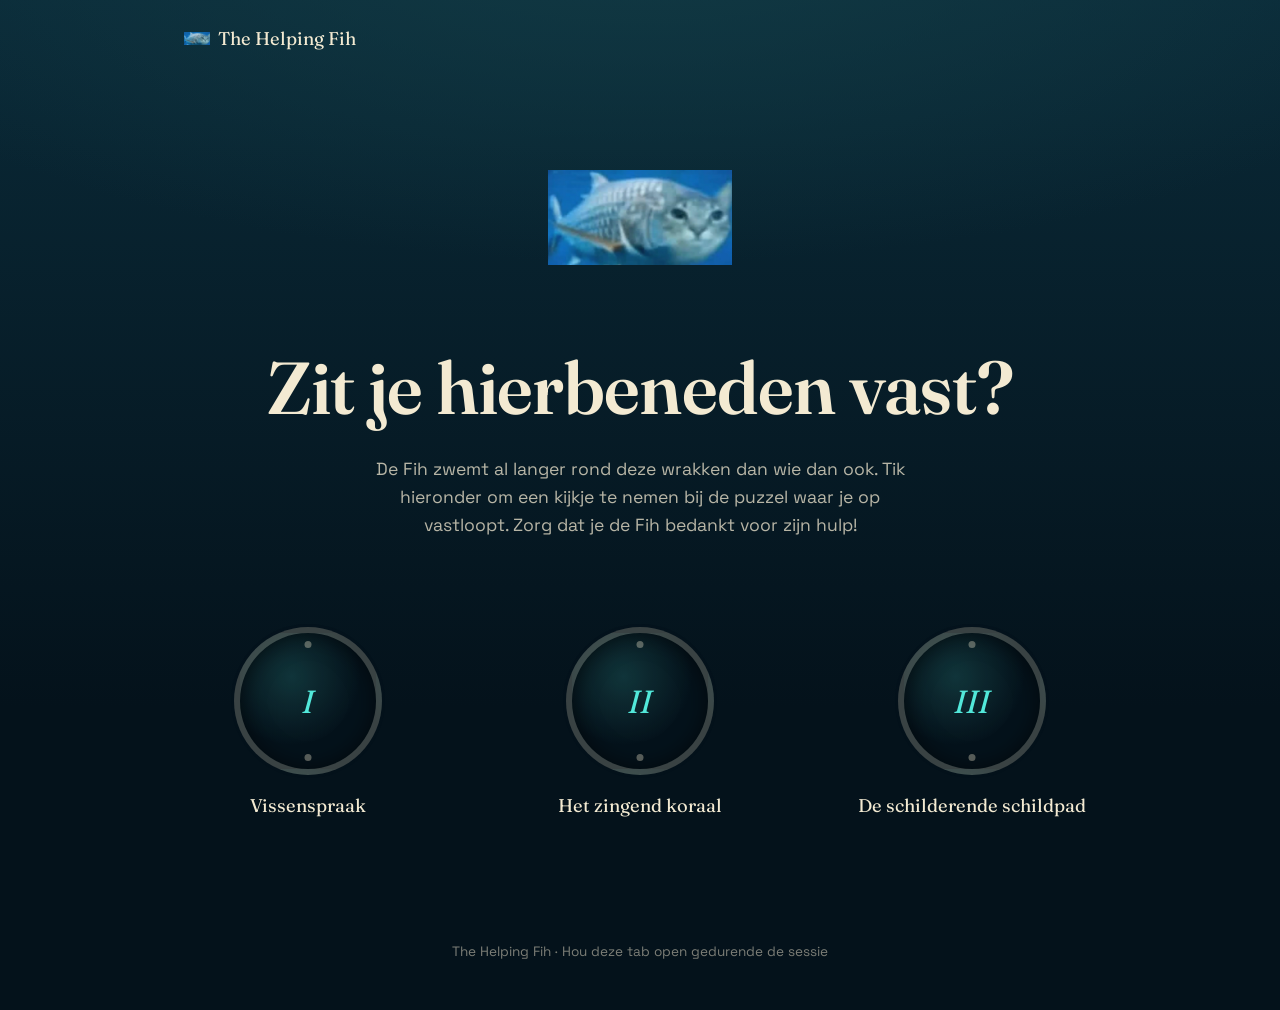
<file: website/index.html>
<!DOCTYPE html>
<html lang="en">
<head>
  <meta charset="UTF-8">
  <meta name="viewport" content="width=device-width, initial-scale=1.0">
  <title>The Helping Fih</title>
  <link rel="stylesheet" href="style.css">
</head>
<body>

  <!-- decorative ambient bubbles, purely visual -->
  <div class="bubbles" aria-hidden="true">
    <span style="--l:8%;  --s:6px;  --t:16s; --d:0s;"></span>
    <span style="--l:20%; --s:10px; --t:22s; --d:2s;"></span>
    <span style="--l:33%; --s:5px;  --t:14s; --d:5s;"></span>
    <span style="--l:47%; --s:8px;  --t:19s; --d:1s;"></span>
    <span style="--l:61%; --s:6px;  --t:17s; --d:4s;"></span>
    <span style="--l:74%; --s:9px;  --t:21s; --d:3s;"></span>
    <span style="--l:86%; --s:5px;  --t:15s; --d:6s;"></span>
    <span style="--l:93%; --s:7px;  --t:20s; --d:2.5s;"></span>
  </div>

  <nav class="site-nav">
    <div class="wrap">
      <a class="brand" href="index.html">
        <img class="brand-icon" src="image/fih.png" alt="The Helping Fih logo">
        The Helping Fih
      </a>
    </div>
  </nav>

  <main>
    <section class="hero wrap">
      <img class="mascot" src="image/fih.png" alt="The Helping Fih mascot">

      <h1>Zit je hierbeneden vast?</h1>
      <p class="tagline">De Fih zwemt al langer rond deze wrakken dan wie dan ook. Tik hieronder om een kijkje te nemen bij de puzzel waar je op vastloopt. Zorg dat je de Fih bedankt voor zijn hulp!</p>
    </section>

    <section class="portholes wrap">
      <a class="porthole" href="puzzle-1.html">
        <span class="ring"><span class="num">I</span></span>
        <span class="name">Vissenspraak</span>
      </a>
      <a class="porthole" href="puzzle-2.html">
        <span class="ring"><span class="num">II</span></span>
        <span class="name">Het zingend koraal</span>
      </a>
      <a class="porthole" href="puzzle-3.html">
        <span class="ring"><span class="num">III</span></span>
        <span class="name">De schilderende schildpad</span>
      </a>
    </section>
  </main>

  <footer class="site-footer">
    <div class="wrap">
      The Helping Fih &middot; Hou deze tab open gedurende de sessie
    </div>
  </footer>
</body>
</html>
</file>
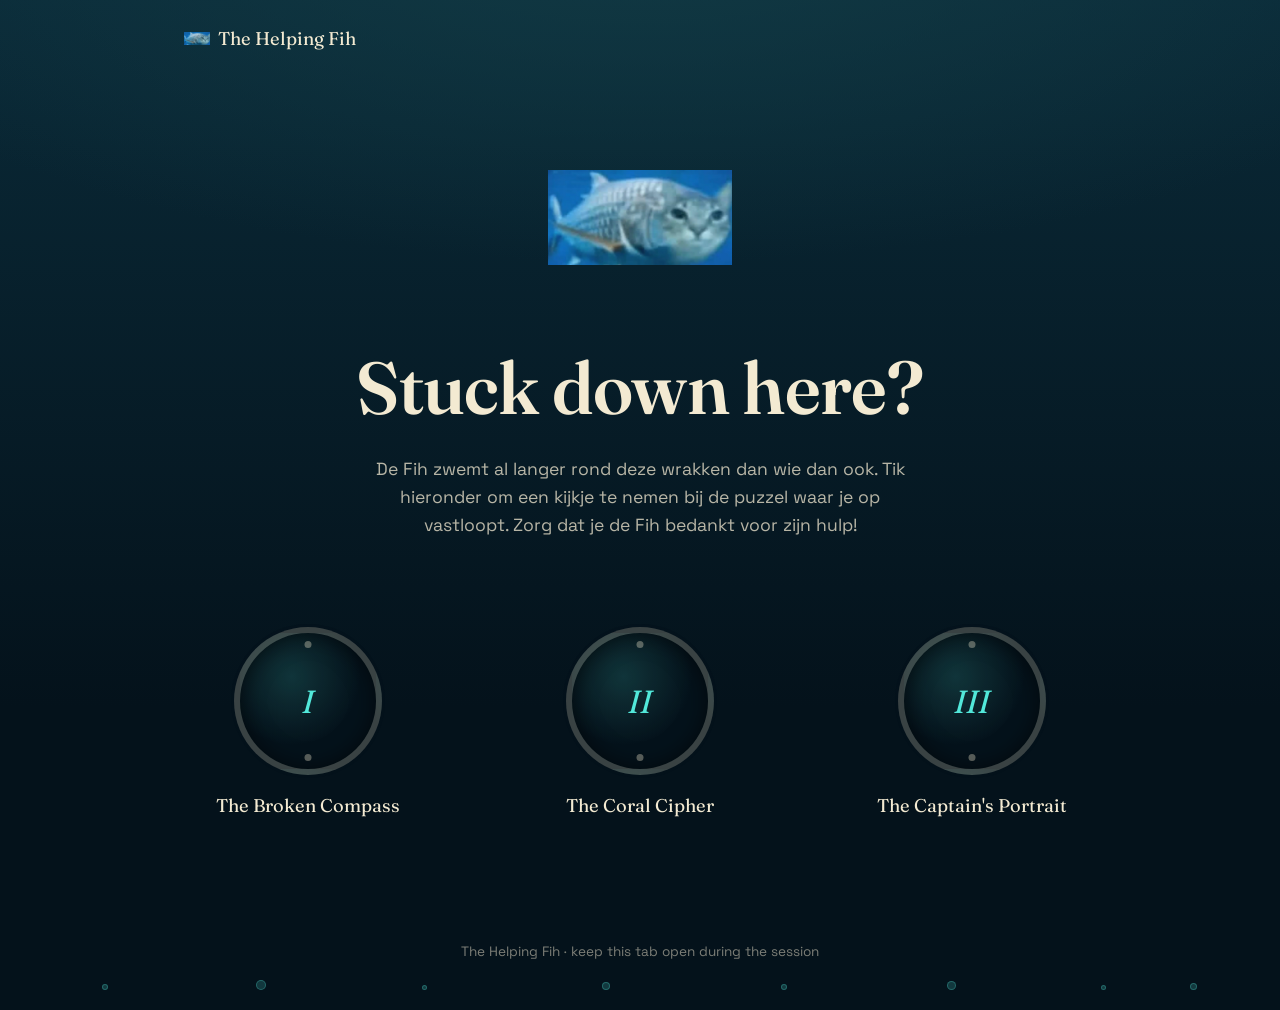
<file: Atlantis escaperoom/a helping fih/index.html>
<!DOCTYPE html>
<html lang="en">
<head>
  <meta charset="UTF-8">
  <meta name="viewport" content="width=device-width, initial-scale=1.0">
  <title>The Helping Fih</title>
  <link rel="stylesheet" href="style.css">
</head>
<body>

  <!-- decorative ambient bubbles, purely visual -->
  <div class="bubbles" aria-hidden="true">
    <span style="--l:8%;  --s:6px;  --t:16s; --d:0s;"></span>
    <span style="--l:20%; --s:10px; --t:22s; --d:2s;"></span>
    <span style="--l:33%; --s:5px;  --t:14s; --d:5s;"></span>
    <span style="--l:47%; --s:8px;  --t:19s; --d:1s;"></span>
    <span style="--l:61%; --s:6px;  --t:17s; --d:4s;"></span>
    <span style="--l:74%; --s:9px;  --t:21s; --d:3s;"></span>
    <span style="--l:86%; --s:5px;  --t:15s; --d:6s;"></span>
    <span style="--l:93%; --s:7px;  --t:20s; --d:2.5s;"></span>
  </div>

  <nav class="site-nav">
    <div class="wrap">
      <a class="brand" href="index.html">
        <img class="brand-icon" src="image/fih.png" alt="The Helping Fih logo">
        The Helping Fih
      </a>
    </div>
  </nav>

  <main>
    <section class="hero wrap">
      <img class="mascot" src="image/fih.png" alt="The Helping Fih mascot">

      <h1>Stuck down here?</h1>
      <p class="tagline">De Fih zwemt al langer rond deze wrakken dan wie dan ook. Tik hieronder om een kijkje te nemen bij de puzzel waar je op vastloopt. Zorg dat je de Fih bedankt voor zijn hulp!</p>
    </section>

    <section class="portholes wrap">
      <a class="porthole" href="puzzle-1.html">
        <span class="ring"><span class="num">I</span></span>
        <span class="name">The Broken Compass</span>
      </a>
      <a class="porthole" href="puzzle-2.html">
        <span class="ring"><span class="num">II</span></span>
        <span class="name">The Coral Cipher</span>
      </a>
      <a class="porthole" href="puzzle-3.html">
        <span class="ring"><span class="num">III</span></span>
        <span class="name">The Captain's Portrait</span>
      </a>
    </section>
  </main>

  <footer class="site-footer">
    <div class="wrap">
      The Helping Fih &middot; keep this tab open during the session
    </div>
  </footer>

  <!--
    - Puzzle names above ("The Broken Compass" etc.) are placeholders — swap them
      for your real puzzle names once decided.
  -->
</body>
</html>
</file>
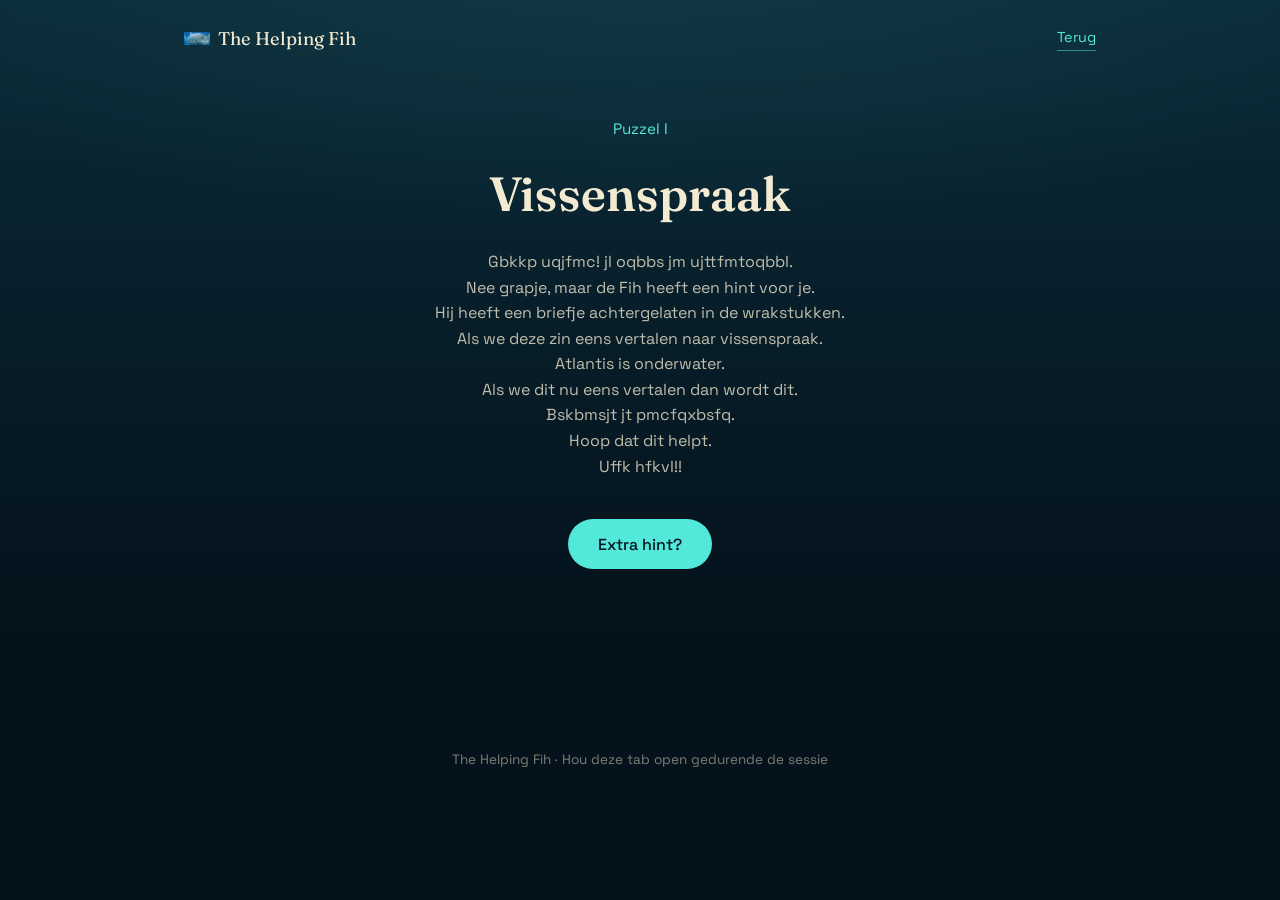
<file: website/puzzle-1.html>
<!DOCTYPE html>
<html lang="en">
<head>
  <meta charset="UTF-8">
  <meta name="viewport" content="width=device-width, initial-scale=1.0">
  <title>Vissenspraak · The Helping Fih</title>
  <link rel="stylesheet" href="style.css">
</head>
<body>

  <div class="bubbles" aria-hidden="true">
    <span style="--l:12%; --s:6px; --t:18s; --d:0s;"></span>
    <span style="--l:30%; --s:9px; --t:15s; --d:3s;"></span>
    <span style="--l:55%; --s:5px; --t:20s; --d:1s;"></span>
    <span style="--l:78%; --s:8px; --t:16s; --d:4s;"></span>
    <span style="--l:90%; --s:6px; --t:19s; --d:2s;"></span>
  </div>

  <nav class="site-nav">
    <div class="wrap">
      <a class="brand" href="index.html">
        <img class="brand-icon" src="image/fih.png" alt="The Helping Fih logo">
        The Helping Fih
      </a>
      <a class="back-link" href="index.html">Terug</a>
    </div>
  </nav>

  <!-- Puzzle Content -->
  <main class="puzzle-main">
    <div class="puzzle-head wrap">
      <p class="kicker">Puzzel I</p>
      <h1>Vissenspraak</h1>
      <p>Gbkkp uqjfmc! jl oqbbs jm ujttfmtoqbbl.<br>
        Nee grapje, maar de Fih heeft een hint voor je.<br>
        Hij heeft een briefje achtergelaten in de wrakstukken.<br>
        Als we deze zin eens vertalen naar vissenspraak.<br>
        Atlantis is onderwater.<br>
        Als we dit nu eens vertalen dan wordt dit.<br>
        Bskbmsjt jt pmcfqxbsfq.<br>
        Hoop dat dit helpt.<br>
        Uffk hfkvl!!
      </p>
    </div>

    <!-- Extra Hint -->
    <div class="hint-box wrap">
      <button class="hint-btn" type="button" aria-expanded="false">Extra hint?</button>
      <div class="hint-card">
        <svg class="fish-swim" viewBox="0 0 100 60" fill="none" xmlns="http://www.w3.org/2000/svg" aria-hidden="true">
          <polygon points="18,30 -2,14 -2,46" fill="#123b45" opacity="0.85"/>
          <ellipse cx="55" cy="30" rx="30" ry="17" fill="#123b45"/>
          <circle cx="70" cy="24" r="3" fill="#f3ead2"/>
        </svg>
        <p class="label">De Fih fluistert</p>
        <p>In vissenspraak lijkt het alfabet heel erg op het normale alfabet.<br>
          Het enige verschil is dat de letters 1 plek verwisselen.<br>
          Het wordt dan dus<br>
          abcdefghijklmnopqrstuvwxyz<br>
          badcfehgjilknmporqtsvuxwzy<br>
          De punten zijn de volgorde van de code.
        </p>
      </div>
    </div>
  </main>

  <footer class="site-footer">
    <div class="wrap">The Helping Fih &middot; Hou deze tab open gedurende de sessie</div>
  </footer>

  <script src="script.js"></script>
</body>
</html>
</file>
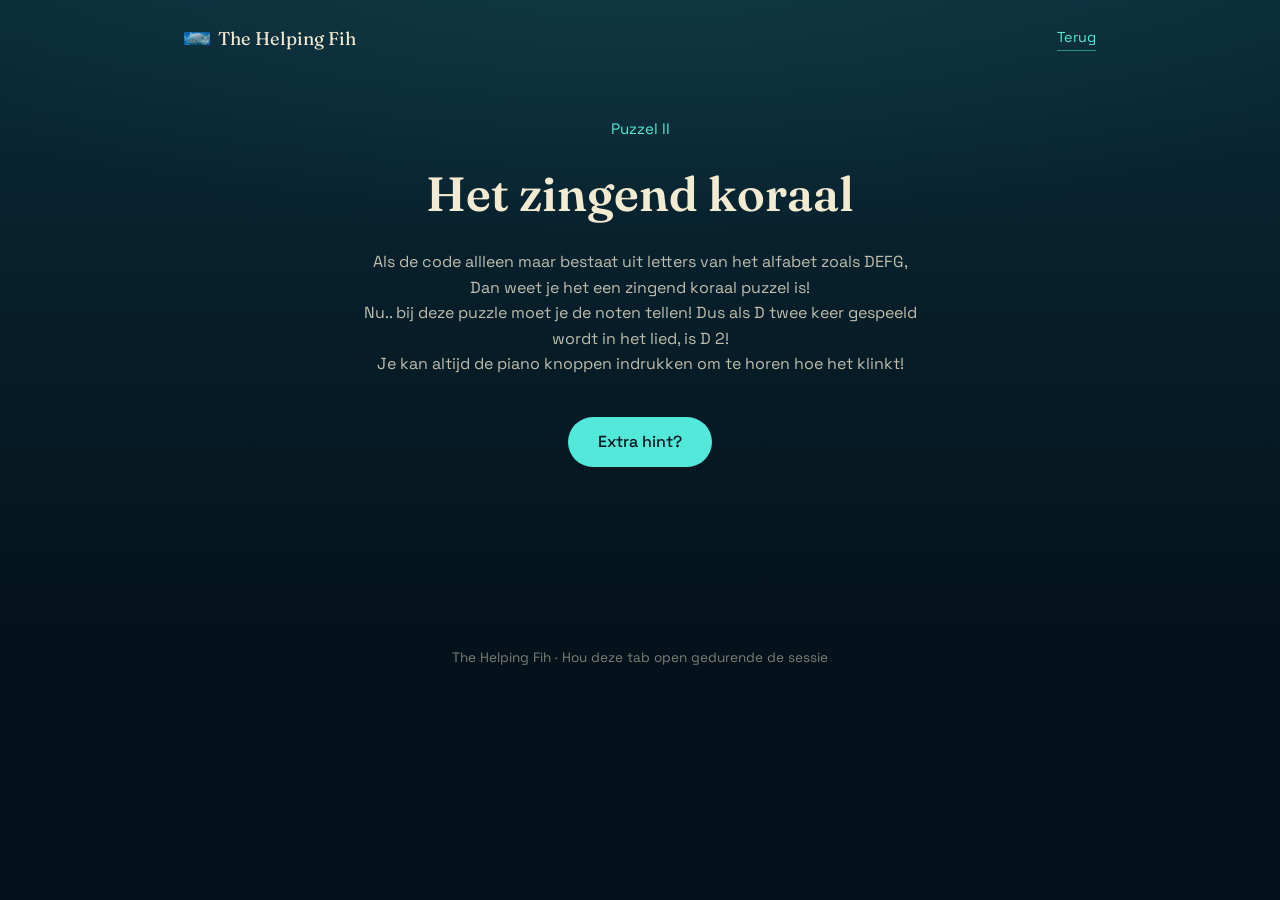
<file: website/puzzle-2.html>
<!DOCTYPE html>
<html lang="en">
<head>
  <meta charset="UTF-8">
  <meta name="viewport" content="width=device-width, initial-scale=1.0">
  <title>Het zingend koraal · The Helping Fih</title>
  <link rel="stylesheet" href="style.css">
</head>
<body>

  <div class="bubbles" aria-hidden="true">
    <span style="--l:12%; --s:6px; --t:18s; --d:0s;"></span>
    <span style="--l:30%; --s:9px; --t:15s; --d:3s;"></span>
    <span style="--l:55%; --s:5px; --t:20s; --d:1s;"></span>
    <span style="--l:78%; --s:8px; --t:16s; --d:4s;"></span>
    <span style="--l:90%; --s:6px; --t:19s; --d:2s;"></span>
  </div>

  <nav class="site-nav">
    <div class="wrap">
      <a class="brand" href="index.html">
        <img class="brand-icon" src="image/fih.png" alt="The Helping Fih logo">
        The Helping Fih
      </a>
      <a class="back-link" href="index.html">Terug</a>
    </div>
  </nav>

  <main class="puzzle-main">
    <div class="puzzle-head wrap">
      <p class="kicker">Puzzel II</p>
      <h1>Het zingend koraal</h1>
      <p>
        Als de code allleen maar bestaat uit letters van het alfabet zoals DEFG, Dan weet je het een zingend koraal puzzel is!<br>
        Nu.. bij deze puzzle moet je de noten tellen! Dus als D twee keer gespeeld wordt in het lied, is D 2!<br>
        Je kan altijd de piano knoppen indrukken om te horen hoe het klinkt!
      </p>
    </div>

    <div class="hint-box wrap">
      <button class="hint-btn" type="button" aria-expanded="false">Extra hint?</button>
      <div class="hint-card">
        <svg class="fish-swim" viewBox="0 0 100 60" fill="none" xmlns="http://www.w3.org/2000/svg" aria-hidden="true">
          <polygon points="18,30 -2,14 -2,46" fill="#123b45" opacity="0.85"/>
          <ellipse cx="55" cy="30" rx="30" ry="17" fill="#123b45"/>
          <circle cx="70" cy="24" r="3" fill="#f3ead2"/>
        </svg>
        <p class="label">De Fih fluistert</p>
        <p>Hier is een voorbeeld:</p>
        <img class="" src="image/songilove.png" alt="Song I Love"><br>
        <p>nou.. dat zijn heel veel B's.. dus wat als onze code "DABG" was?<br>
        nou.. er is 1 D.. 1 A.. en een heleboel B's! Dat zijn er.. 8! En nu? Gewoon 1 G!<br>
        dat maakt onze code 1181! ..Nogal een overbodige code.. maar dat maakt niet uit!
      </p>
      </div>
    </div>
  </main>

  <footer class="site-footer">
    <div class="wrap">The Helping Fih &middot; Hou deze tab open gedurende de sessie</div>
  </footer>

  <script src="script.js"></script>
</body>
</html>
</file>
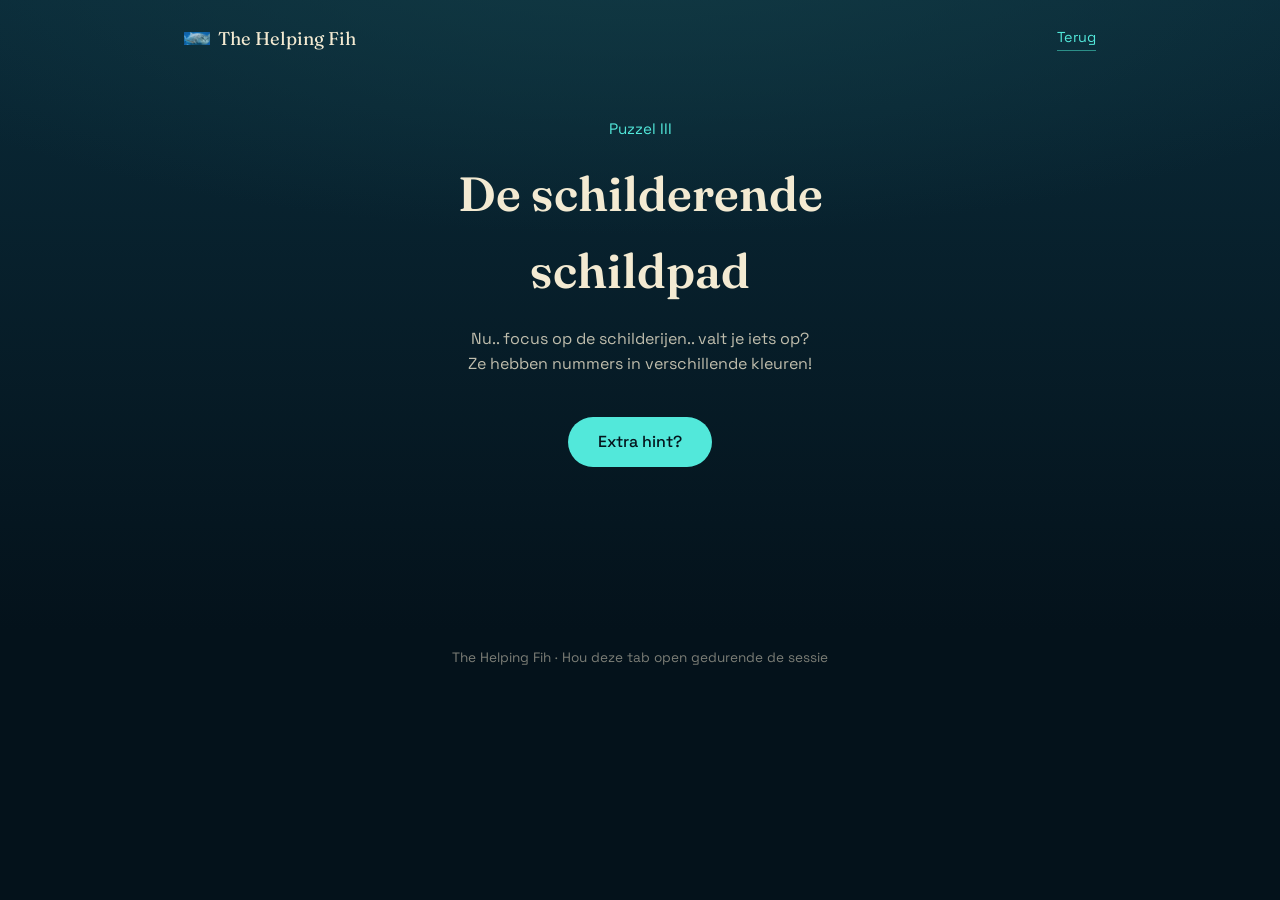
<file: website/puzzle-3.html>
<!DOCTYPE html>
<html lang="en">
<head>
  <meta charset="UTF-8">
  <meta name="viewport" content="width=device-width, initial-scale=1.0">
  <title> · The Helping Fih</title>
  <link rel="stylesheet" href="style.css">
</head>
<body>

  <div class="bubbles" aria-hidden="true">
    <span style="--l:12%; --s:6px; --t:18s; --d:0s;"></span>
    <span style="--l:30%; --s:9px; --t:15s; --d:3s;"></span>
    <span style="--l:55%; --s:5px; --t:20s; --d:1s;"></span>
    <span style="--l:78%; --s:8px; --t:16s; --d:4s;"></span>
    <span style="--l:90%; --s:6px; --t:19s; --d:2s;"></span>
  </div>

  <nav class="site-nav">
    <div class="wrap">
      <a class="brand" href="index.html">
        <img class="brand-icon" src="image/fih.png" alt="The Helping Fih logo">
        The Helping Fih
      </a>
      <a class="back-link" href="index.html">Terug</a>
    </div>
  </nav>

  <main class="puzzle-main">
    <div class="puzzle-head wrap">
      <p class="kicker">Puzzel III</p>
      <h1>De schilderende schildpad</h1>
      <p>Nu.. focus op de schilderijen.. valt je iets op?<br>
        Ze hebben nummers in verschillende kleuren!
      </p>
    </div>

    <div class="hint-box wrap">
      <button class="hint-btn" type="button" aria-expanded="false">Extra hint?</button>
      <div class="hint-card">
        <svg class="fish-swim" viewBox="0 0 100 60" fill="none" xmlns="http://www.w3.org/2000/svg" aria-hidden="true">
          <polygon points="18,30 -2,14 -2,46" fill="#123b45" opacity="0.85"/>
          <ellipse cx="55" cy="30" rx="30" ry="17" fill="#123b45"/>
          <circle cx="70" cy="24" r="3" fill="#f3ead2"/>
        </svg>
        <p class="label">De Fih fluistert</p>
        <p>Dus.. als groen 9 zou zijn, blauw 3 zou zijn en rood 8 zou zijn.<br>
          kan je dit in een volgorde van kleuren gebruiken!<br>
        Bijvoorbeeld.. je loopt naar binnen en ziet vlaggen met de kleuren blauw, rood, groen, blauw in die volgorde.<br>
        Dat zou dan 3893 zijn!</p>
      </div>
    </div>
  </main>

  <footer class="site-footer">
    <div class="wrap">The Helping Fih &middot; Hou deze tab open gedurende de sessie</div>
  </footer>

  <script src="script.js"></script>
</body>
</html>
</file>
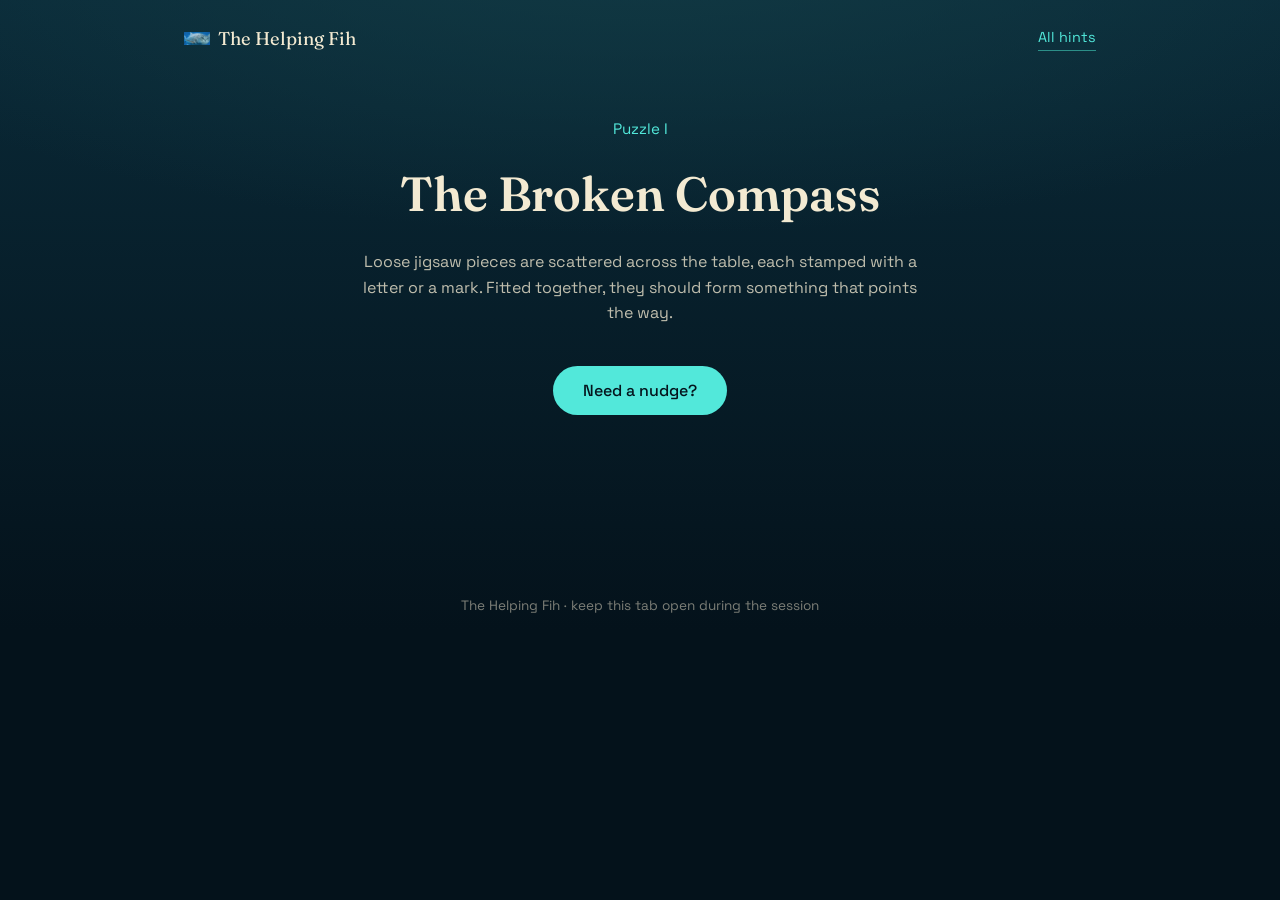
<file: Atlantis escaperoom/a helping fih/puzzle-1.html>
<!DOCTYPE html>
<html lang="en">
<head>
  <meta charset="UTF-8">
  <meta name="viewport" content="width=device-width, initial-scale=1.0">
  <title>The Broken Compass · The Helping Fih</title>
  <link rel="stylesheet" href="style.css">
</head>
<body>

  <div class="bubbles" aria-hidden="true">
    <span style="--l:12%; --s:6px; --t:18s; --d:0s;"></span>
    <span style="--l:30%; --s:9px; --t:15s; --d:3s;"></span>
    <span style="--l:55%; --s:5px; --t:20s; --d:1s;"></span>
    <span style="--l:78%; --s:8px; --t:16s; --d:4s;"></span>
    <span style="--l:90%; --s:6px; --t:19s; --d:2s;"></span>
  </div>

  <nav class="site-nav">
    <div class="wrap">
      <a class="brand" href="index.html">
        <img class="brand-icon" src="image/fih.png" alt="The Helping Fih logo">
        The Helping Fih
      </a>
      <a class="back-link" href="index.html">All hints</a>
    </div>
  </nav>

  <main class="puzzle-main">
    <div class="puzzle-head wrap">
      <p class="kicker">Puzzle I</p>
      <!-- Placeholder for puzzle name -->
      <h1>The Broken Compass</h1>
      <!-- Placeholder for puzzle description -->
      <p>Loose jigsaw pieces are scattered across the table, each stamped with a letter or a mark. Fitted together, they should form something that points the way.</p>
    </div>

    <div class="hint-box wrap">
      <button class="hint-btn" type="button" aria-expanded="false">Need a nudge?</button>
      <div class="hint-card">
        <svg class="fish-swim" viewBox="0 0 100 60" fill="none" xmlns="http://www.w3.org/2000/svg" aria-hidden="true">
          <polygon points="18,30 -2,14 -2,46" fill="#123b45" opacity="0.85"/>
          <ellipse cx="55" cy="30" rx="30" ry="17" fill="#123b45"/>
          <circle cx="70" cy="24" r="3" fill="#f3ead2"/>
        </svg>
        <p class="label">The Fih whispers</p>
        <!-- Placeholder for hint text -->
        <p>Don't force the edges together — turn every piece face up first and sort them by colour. The compass only makes sense once north is on top.</p>
      </div>
    </div>
  </main>

  <footer class="site-footer">
    <div class="wrap">The Helping Fih &middot; keep this tab open during the session</div>
  </footer>

  <script src="script.js"></script>
</body>
</html>
</file>
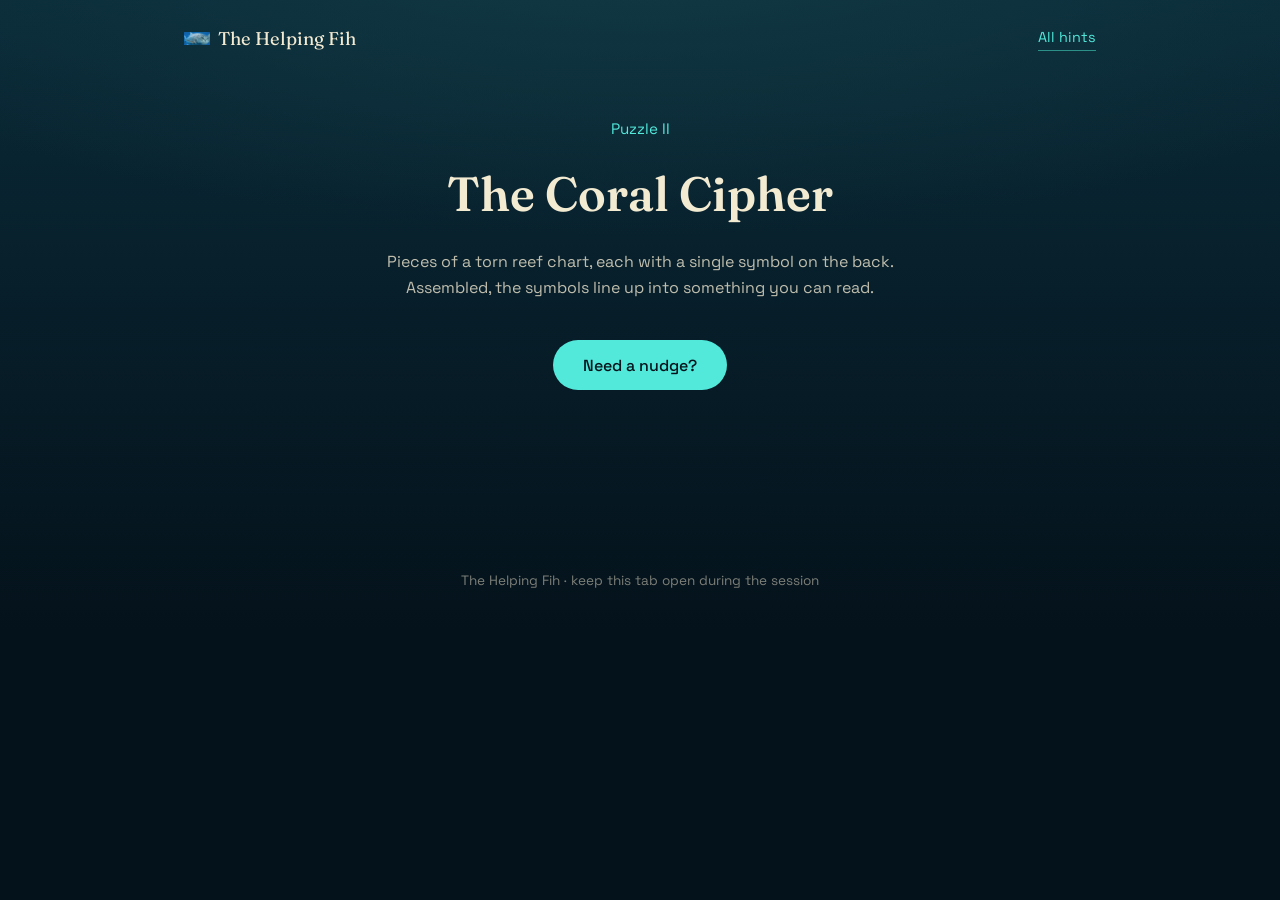
<file: Atlantis escaperoom/a helping fih/puzzle-2.html>
<!DOCTYPE html>
<html lang="en">
<head>
  <meta charset="UTF-8">
  <meta name="viewport" content="width=device-width, initial-scale=1.0">
  <title>The Coral Cipher · The Helping Fih</title>
  <link rel="stylesheet" href="style.css">
</head>
<body>

  <div class="bubbles" aria-hidden="true">
    <span style="--l:12%; --s:6px; --t:18s; --d:0s;"></span>
    <span style="--l:30%; --s:9px; --t:15s; --d:3s;"></span>
    <span style="--l:55%; --s:5px; --t:20s; --d:1s;"></span>
    <span style="--l:78%; --s:8px; --t:16s; --d:4s;"></span>
    <span style="--l:90%; --s:6px; --t:19s; --d:2s;"></span>
  </div>

  <nav class="site-nav">
    <div class="wrap">
      <a class="brand" href="index.html">
        <img class="brand-icon" src="image/fih.png" alt="The Helping Fih logo">
        The Helping Fih
      </a>
      <a class="back-link" href="index.html">All hints</a>
    </div>
  </nav>

  <main class="puzzle-main">
    <div class="puzzle-head wrap">
      <p class="kicker">Puzzle II</p>
      <!-- Placeholder for puzzle name -->
      <h1>The Coral Cipher</h1>
      <!-- Placeholder for puzzle description -->
      <p>Pieces of a torn reef chart, each with a single symbol on the back. Assembled, the symbols line up into something you can read.</p>
    </div>

    <div class="hint-box wrap">
      <button class="hint-btn" type="button" aria-expanded="false">Need a nudge?</button>
      <div class="hint-card">
        <svg class="fish-swim" viewBox="0 0 100 60" fill="none" xmlns="http://www.w3.org/2000/svg" aria-hidden="true">
          <polygon points="18,30 -2,14 -2,46" fill="#123b45" opacity="0.85"/>
          <ellipse cx="55" cy="30" rx="30" ry="17" fill="#123b45"/>
          <circle cx="70" cy="24" r="3" fill="#f3ead2"/>
        </svg>
        <p class="label">The Fih whispers</p>
        <!-- Placeholder for hint text -->
        <p>Line the pieces up along the chart's border first, not the middle. The symbols only read correctly left to right, in the order the border gives you.</p>
      </div>
    </div>
  </main>

  <footer class="site-footer">
    <div class="wrap">The Helping Fih &middot; keep this tab open during the session</div>
  </footer>

  <script src="script.js"></script>
</body>
</html>
</file>
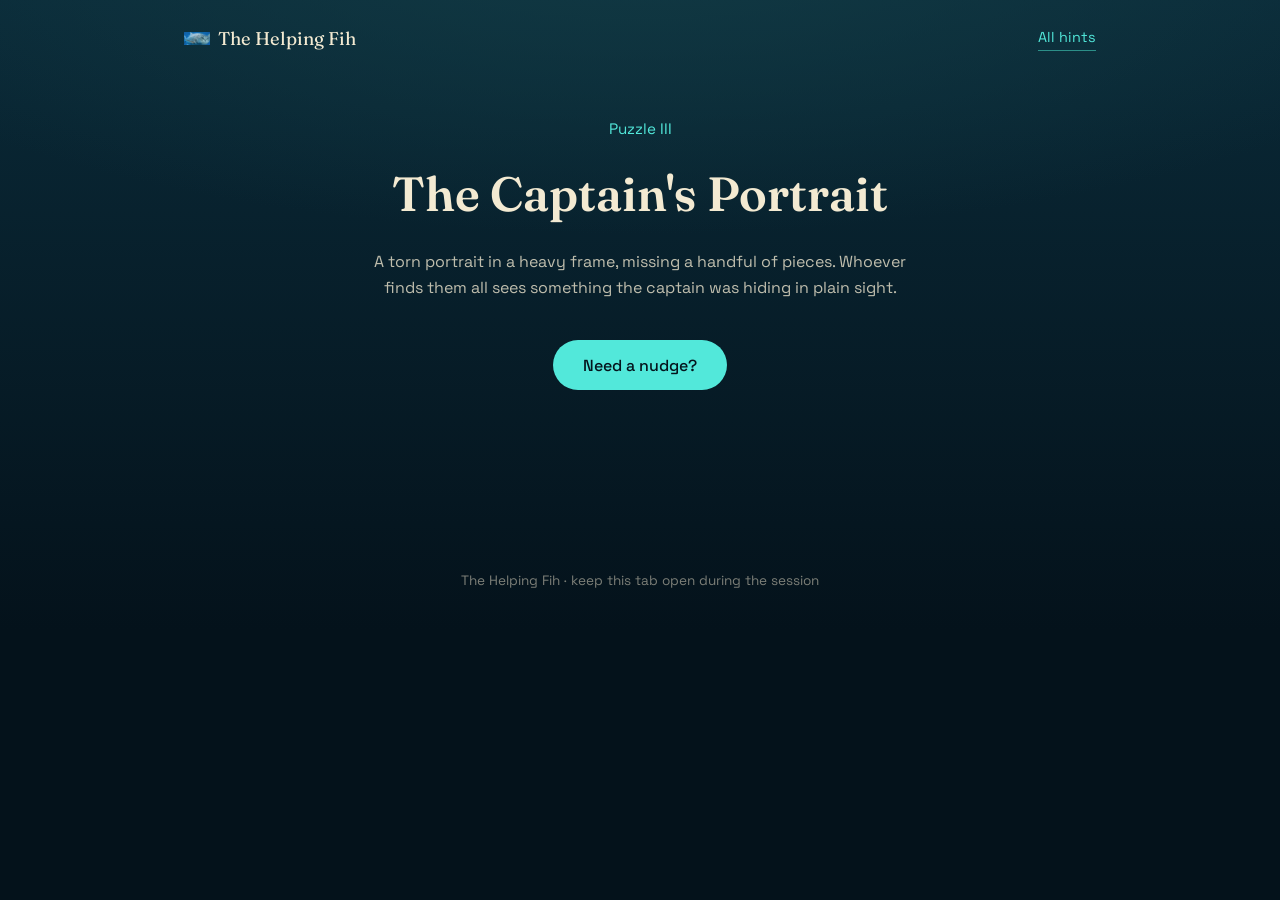
<file: Atlantis escaperoom/a helping fih/puzzle-3.html>
<!DOCTYPE html>
<html lang="en">
<head>
  <meta charset="UTF-8">
  <meta name="viewport" content="width=device-width, initial-scale=1.0">
  <title>The Captain's Portrait · The Helping Fih</title>
  <link rel="stylesheet" href="style.css">
</head>
<body>

  <div class="bubbles" aria-hidden="true">
    <span style="--l:12%; --s:6px; --t:18s; --d:0s;"></span>
    <span style="--l:30%; --s:9px; --t:15s; --d:3s;"></span>
    <span style="--l:55%; --s:5px; --t:20s; --d:1s;"></span>
    <span style="--l:78%; --s:8px; --t:16s; --d:4s;"></span>
    <span style="--l:90%; --s:6px; --t:19s; --d:2s;"></span>
  </div>

  <nav class="site-nav">
    <div class="wrap">
      <a class="brand" href="index.html">
        <img class="brand-icon" src="image/fih.png" alt="The Helping Fih logo">
        The Helping Fih
      </a>
      <a class="back-link" href="index.html">All hints</a>
    </div>
  </nav>

  <main class="puzzle-main">
    <div class="puzzle-head wrap">
      <p class="kicker">Puzzle III</p>
      <!-- Placeholder for puzzle name -->
      <h1>The Captain's Portrait</h1>
      <!-- Placeholder for puzzle description -->
      <p>A torn portrait in a heavy frame, missing a handful of pieces. Whoever finds them all sees something the captain was hiding in plain sight.</p>
    </div>

    <div class="hint-box wrap">
      <button class="hint-btn" type="button" aria-expanded="false">Need a nudge?</button>
      <div class="hint-card">
        <svg class="fish-swim" viewBox="0 0 100 60" fill="none" xmlns="http://www.w3.org/2000/svg" aria-hidden="true">
          <polygon points="18,30 -2,14 -2,46" fill="#123b45" opacity="0.85"/>
          <ellipse cx="55" cy="30" rx="30" ry="17" fill="#123b45"/>
          <circle cx="70" cy="24" r="3" fill="#f3ead2"/>
        </svg>
        <p class="label">The Fih whispers</p>
        <!-- Placeholder for hint text -->
        <p>Check pockets, drawers and anywhere at eye height before you search low. The missing pieces were placed somewhere the captain could see the portrait while hiding from it.</p>
      </div>
    </div>
  </main>

  <footer class="site-footer">
    <div class="wrap">The Helping Fih &middot; keep this tab open during the session</div>
  </footer>

  <script src="script.js"></script>
</body>
</html>
</file>
<file: website/style.css>
@import url('https://fonts.googleapis.com/css2?family=Fraunces:ital,opsz,wght@0,9..144,400;0,9..144,600;1,9..144,500&family=Space+Grotesk:wght@400;500;600&display=swap');

:root {
  --bg-deep: #04121b;
  --bg-mid: #0a2a38;
  --bg-shallow: #123b45;
  --glow: #52e8da;
  --glow-dim: #2c8f88;
  --coral: #ff6f59;
  --sand: #f3ead2;
  --ink: #04141c;
  --line: rgba(243, 234, 210, 0.14);

  --font-display: 'Fraunces', serif;
  --font-body: 'Space Grotesk', sans-serif;
}

* { box-sizing: border-box; }

html {
  scroll-behavior: smooth;
  overscroll-behavior-y: none;
}

body {
  margin: 0;
  min-height: 100vh;
  background:
    radial-gradient(ellipse 120% 60% at 50% -10%, var(--bg-shallow), transparent 60%),
    linear-gradient(180deg, var(--bg-mid) 0%, var(--bg-deep) 70%);
  color: var(--sand);
  font-family: var(--font-body);
  line-height: 1.6;
  position: relative;
  overflow-x: hidden;
}

/* ---------- ambient bubbles (single quiet background moment) ---------- */
.bubbles {
  position: absolute;
  top: 0;
  left: 0;
  width: 100%;
  height: 100%;
  overflow: hidden;
  pointer-events: none;
  z-index: 0;
}

.bubbles span {
  position: absolute;
  bottom: -10%;
  width: var(--s, 8px);
  height: var(--s, 8px);
  border-radius: 50%;
  background: rgba(82, 232, 218, 0.18);
  border: 1px solid rgba(82, 232, 218, 0.28);
  animation: rise var(--t, 18s) linear infinite;
  animation-delay: var(--d, 0s);
  left: var(--l, 50%);
}
@keyframes rise {
  from { transform: translateY(0) translateX(0); opacity: 0; }
  10%  { opacity: 1; }
  90%  { opacity: 0.6; }
  to   { transform: translateY(-115vh) translateX(12px); opacity: 0; }
}

main, header, footer { position: relative; z-index: 1; }

a { color: inherit; }

.wrap {
  max-width: 960px;
  margin: 0 auto;
  padding: 0 1.5rem;
}

/* ---------- top nav ---------- */
.site-nav {
  padding: 1.5rem 0 0;
}
.site-nav .wrap {
  display: flex;
  align-items: center;
  justify-content: space-between;
}
.brand {
  font-family: var(--font-display);
  font-size: 1.15rem;
  text-decoration: none;
  display: flex;
  align-items: center;
  gap: 0.5rem;
  color: var(--sand);
}
.brand svg, .brand-icon {
  width: 26px;
  height: 26px;
  object-fit: contain;
}
.back-link {
  font-size: 0.9rem;
  text-decoration: none;
  color: var(--glow);
  border-bottom: 1px solid var(--glow-dim);
  padding-bottom: 1px;
}
.back-link:hover { color: var(--sand); border-color: var(--sand); }

/* ---------- hero ---------- */
.hero {
  text-align: center;
  padding: 4.5rem 0 3rem;
}
.hero .mascot {
  width: 184px;
  height: 184px;
  object-fit: contain;
  animation: drift 6s ease-in-out infinite;
  mix-blend-mode: screen;
}
@keyframes drift {
  0%, 100% { transform: translateY(0) rotate(-2deg); }
  50%      { transform: translateY(-10px) rotate(2deg); }
}
.hero h1 {
  font-family: var(--font-display);
  font-weight: 600;
  font-size: clamp(2.6rem, 7vw, 4.6rem);
  margin: 0.75rem 0 0.5rem;
  letter-spacing: -0.01em;
}
.hero p.tagline {
  font-size: 1.1rem;
  color: rgba(243, 234, 210, 0.75);
  max-width: 34rem;
  margin: 0 auto;
}

/* ---------- porthole grid ---------- */
.portholes {
  display: grid;
  grid-template-columns: repeat(auto-fit, minmax(220px, 1fr));
  gap: 2.25rem;
  padding: 1rem 0 4rem;
}
.porthole {
  text-decoration: none;
  color: var(--sand);
  display: flex;
  flex-direction: column;
  align-items: center;
  gap: 1rem;
  padding: 1.5rem;
  border-radius: 999px / 32px;
}
.porthole .ring {
  width: 148px;
  height: 148px;
  border-radius: 50%;
  display: flex;
  align-items: center;
  justify-content: center;
  background:
    radial-gradient(circle at 38% 32%, rgba(82,232,218,0.16), transparent 55%),
    var(--bg-deep);
  border: 6px solid rgba(243, 234, 210, 0.22);
  box-shadow:
    inset 0 0 22px rgba(0,0,0,0.55),
    0 0 0 3px rgba(4,18,27,0.6);
  position: relative;
  transition: box-shadow 0.35s ease, border-color 0.35s ease;
}
.porthole .ring::before,
.porthole .ring::after {
  content: "";
  position: absolute;
  width: 7px;
  height: 7px;
  border-radius: 50%;
  background: rgba(243, 234, 210, 0.35);
  top: 8px; left: 50%;
  transform: translateX(-50%);
}
.porthole .ring::after { top: auto; bottom: 8px; }
.porthole:hover .ring,
.porthole:focus-visible .ring {
  border-color: var(--glow);
  box-shadow:
    inset 0 0 26px rgba(0,0,0,0.5),
    0 0 24px rgba(82,232,218,0.45);
}
.porthole .num {
  font-family: var(--font-display);
  font-style: italic;
  font-size: 2rem;
  color: var(--glow);
}
.porthole .name {
  font-family: var(--font-display);
  font-size: 1.15rem;
  text-align: center;
}

/* ---------- puzzle page ---------- */
.puzzle-main {
  padding: 3rem 0 4rem;
}
.puzzle-head {
  max-width: 38rem;
  margin: 0 auto 2.5rem;
  text-align: center;
}
.puzzle-head .kicker {
  font-size: 0.95rem;
  color: var(--glow);
}
.puzzle-head h1 {
  font-family: var(--font-display);
  font-weight: 600;
  font-size: clamp(2rem, 5vw, 3rem);
  margin: 0.35rem 0 0.75rem;
}
.puzzle-head p {
  color: rgba(243, 234, 210, 0.78);
}

.hint-box {
  max-width: 30rem;
  margin: 0 auto;
  text-align: center;
}
.hint-btn {
  font-family: var(--font-body);
  font-size: 1rem;
  font-weight: 500;
  color: var(--ink);
  background: var(--glow);
  border: none;
  padding: 0.9rem 1.9rem;
  border-radius: 999px;
  cursor: pointer;
  transition: transform 0.2s ease, background 0.2s ease;
}
.hint-btn:hover { background: #7cf2e6; transform: translateY(-1px); }
.hint-btn:active { transform: translateY(0); }

.hint-card {
  margin-top: 1.75rem;
  background: var(--glow);
  color: var(--ink);
  border-radius: 18px;
  padding: 1.75rem 1.75rem;
  text-align: left;
  position: relative;
  box-shadow: 0 18px 40px rgba(0,0,0,0.35);
  opacity: 0;
  transform: translateY(10px) scale(0.98);
  max-height: 0;
  overflow: hidden;
  transition: opacity 0.5s ease, transform 0.5s ease;
}
.hint-card.is-open {
  opacity: 1;
  transform: translateY(0) scale(1);
  max-height: 500px;
}
.hint-card .label {
  font-size: 0.85rem;
  color: var(--glow-dim);
  margin: 0 0 0.4rem;
}
.hint-card p { margin: 0; }
.hint-card .fish-swim {
  position: absolute;
  top: -28px;
  right: 18px;
  width: 40px;
  opacity: 0;
}
.hint-card.is-open .fish-swim {
  animation: swim-in 0.7s ease forwards;
}
@keyframes swim-in {
  from { opacity: 0; transform: translateX(30px); }
  to   { opacity: 1; transform: translateX(0); }
}

/* ---------- footer ---------- */
.site-footer {
  padding: 2rem 0 3rem;
  text-align: center;
  font-size: 0.85rem;
  color: rgba(243, 234, 210, 0.5);
}

@media (prefers-reduced-motion: reduce) {
  *, *::before, *::after {
    animation-duration: 0.01ms !important;
    animation-iteration-count: 1 !important;
    transition-duration: 0.01ms !important;
  }
}

@media (max-width: 520px) {
  .hero { padding-top: 3rem; }
  .portholes { gap: 1.5rem; }
}
</file>
<file: Atlantis escaperoom/a helping fih/style.css>
@import url('https://fonts.googleapis.com/css2?family=Fraunces:ital,opsz,wght@0,9..144,400;0,9..144,600;1,9..144,500&family=Space+Grotesk:wght@400;500;600&display=swap');

:root {
  --bg-deep: #04121b;
  --bg-mid: #0a2a38;
  --bg-shallow: #123b45;
  --glow: #52e8da;
  --glow-dim: #2c8f88;
  --coral: #ff6f59;
  --sand: #f3ead2;
  --ink: #04141c;
  --line: rgba(243, 234, 210, 0.14);

  --font-display: 'Fraunces', serif;
  --font-body: 'Space Grotesk', sans-serif;
}

* { box-sizing: border-box; }

html { scroll-behavior: smooth; }

body {
  margin: 0;
  min-height: 100vh;
  background:
    radial-gradient(ellipse 120% 60% at 50% -10%, var(--bg-shallow), transparent 60%),
    linear-gradient(180deg, var(--bg-mid) 0%, var(--bg-deep) 70%);
  color: var(--sand);
  font-family: var(--font-body);
  line-height: 1.6;
  position: relative;
  overflow-x: hidden;
}

/* ---------- ambient bubbles (single quiet background moment) ---------- */
.bubbles {
  position: fixed;
  inset: 0;
  pointer-events: none;
  z-index: 0;
}
.bubbles span {
  position: absolute;
  bottom: -10%;
  width: var(--s, 8px);
  height: var(--s, 8px);
  border-radius: 50%;
  background: rgba(82, 232, 218, 0.18);
  border: 1px solid rgba(82, 232, 218, 0.28);
  animation: rise var(--t, 18s) linear infinite;
  animation-delay: var(--d, 0s);
  left: var(--l, 50%);
}
@keyframes rise {
  from { transform: translateY(0) translateX(0); opacity: 0; }
  10%  { opacity: 1; }
  90%  { opacity: 0.6; }
  to   { transform: translateY(-115vh) translateX(12px); opacity: 0; }
}

main, header, footer { position: relative; z-index: 1; }

a { color: inherit; }

.wrap {
  max-width: 960px;
  margin: 0 auto;
  padding: 0 1.5rem;
}

/* ---------- top nav ---------- */
.site-nav {
  padding: 1.5rem 0 0;
}
.site-nav .wrap {
  display: flex;
  align-items: center;
  justify-content: space-between;
}
.brand {
  font-family: var(--font-display);
  font-size: 1.15rem;
  text-decoration: none;
  display: flex;
  align-items: center;
  gap: 0.5rem;
  color: var(--sand);
}
.brand svg, .brand-icon {
  width: 26px;
  height: 26px;
  object-fit: contain;
}
.back-link {
  font-size: 0.9rem;
  text-decoration: none;
  color: var(--glow);
  border-bottom: 1px solid var(--glow-dim);
  padding-bottom: 1px;
}
.back-link:hover { color: var(--sand); border-color: var(--sand); }

/* ---------- hero ---------- */
.hero {
  text-align: center;
  padding: 4.5rem 0 3rem;
}
.hero .mascot {
  width: 184px;
  height: 184px;
  object-fit: contain;
  animation: drift 6s ease-in-out infinite;
  mix-blend-mode: screen;
}
@keyframes drift {
  0%, 100% { transform: translateY(0) rotate(-2deg); }
  50%      { transform: translateY(-10px) rotate(2deg); }
}
.hero h1 {
  font-family: var(--font-display);
  font-weight: 600;
  font-size: clamp(2.6rem, 7vw, 4.6rem);
  margin: 0.75rem 0 0.5rem;
  letter-spacing: -0.01em;
}
.hero p.tagline {
  font-size: 1.1rem;
  color: rgba(243, 234, 210, 0.75);
  max-width: 34rem;
  margin: 0 auto;
}

/* ---------- porthole grid ---------- */
.portholes {
  display: grid;
  grid-template-columns: repeat(auto-fit, minmax(220px, 1fr));
  gap: 2.25rem;
  padding: 1rem 0 4rem;
}
.porthole {
  text-decoration: none;
  color: var(--sand);
  display: flex;
  flex-direction: column;
  align-items: center;
  gap: 1rem;
  padding: 1.5rem;
  border-radius: 999px / 32px;
}
.porthole .ring {
  width: 148px;
  height: 148px;
  border-radius: 50%;
  display: flex;
  align-items: center;
  justify-content: center;
  background:
    radial-gradient(circle at 38% 32%, rgba(82,232,218,0.16), transparent 55%),
    var(--bg-deep);
  border: 6px solid rgba(243, 234, 210, 0.22);
  box-shadow:
    inset 0 0 22px rgba(0,0,0,0.55),
    0 0 0 3px rgba(4,18,27,0.6);
  position: relative;
  transition: box-shadow 0.35s ease, border-color 0.35s ease;
}
.porthole .ring::before,
.porthole .ring::after {
  content: "";
  position: absolute;
  width: 7px;
  height: 7px;
  border-radius: 50%;
  background: rgba(243, 234, 210, 0.35);
  top: 8px; left: 50%;
  transform: translateX(-50%);
}
.porthole .ring::after { top: auto; bottom: 8px; }
.porthole:hover .ring,
.porthole:focus-visible .ring {
  border-color: var(--glow);
  box-shadow:
    inset 0 0 26px rgba(0,0,0,0.5),
    0 0 24px rgba(82,232,218,0.45);
}
.porthole .num {
  font-family: var(--font-display);
  font-style: italic;
  font-size: 2rem;
  color: var(--glow);
}
.porthole .name {
  font-family: var(--font-display);
  font-size: 1.15rem;
  text-align: center;
}

/* ---------- puzzle page ---------- */
.puzzle-main {
  padding: 3rem 0 4rem;
}
.puzzle-head {
  max-width: 38rem;
  margin: 0 auto 2.5rem;
  text-align: center;
}
.puzzle-head .kicker {
  font-size: 0.95rem;
  color: var(--glow);
}
.puzzle-head h1 {
  font-family: var(--font-display);
  font-weight: 600;
  font-size: clamp(2rem, 5vw, 3rem);
  margin: 0.35rem 0 0.75rem;
}
.puzzle-head p {
  color: rgba(243, 234, 210, 0.78);
}

.hint-box {
  max-width: 30rem;
  margin: 0 auto;
  text-align: center;
}
.hint-btn {
  font-family: var(--font-body);
  font-size: 1rem;
  font-weight: 500;
  color: var(--ink);
  background: var(--glow);
  border: none;
  padding: 0.9rem 1.9rem;
  border-radius: 999px;
  cursor: pointer;
  transition: transform 0.2s ease, background 0.2s ease;
}
.hint-btn:hover { background: #7cf2e6; transform: translateY(-1px); }
.hint-btn:active { transform: translateY(0); }

.hint-card {
  margin-top: 1.75rem;
  background: var(--sand);
  color: var(--ink);
  border-radius: 18px;
  padding: 1.75rem 1.75rem;
  text-align: left;
  position: relative;
  box-shadow: 0 18px 40px rgba(0,0,0,0.35);
  opacity: 0;
  transform: translateY(10px) scale(0.98);
  max-height: 0;
  overflow: hidden;
  transition: opacity 0.5s ease, transform 0.5s ease;
}
.hint-card.is-open {
  opacity: 1;
  transform: translateY(0) scale(1);
  max-height: 500px;
}
.hint-card .label {
  font-size: 0.85rem;
  color: var(--glow-dim);
  margin: 0 0 0.4rem;
}
.hint-card p { margin: 0; }
.hint-card .fish-swim {
  position: absolute;
  top: -28px;
  right: 18px;
  width: 40px;
  opacity: 0;
}
.hint-card.is-open .fish-swim {
  animation: swim-in 0.7s ease forwards;
}
@keyframes swim-in {
  from { opacity: 0; transform: translateX(30px); }
  to   { opacity: 1; transform: translateX(0); }
}

/* ---------- footer ---------- */
.site-footer {
  padding: 2rem 0 3rem;
  text-align: center;
  font-size: 0.85rem;
  color: rgba(243, 234, 210, 0.5);
}

@media (prefers-reduced-motion: reduce) {
  *, *::before, *::after {
    animation-duration: 0.01ms !important;
    animation-iteration-count: 1 !important;
    transition-duration: 0.01ms !important;
  }
}

@media (max-width: 520px) {
  .hero { padding-top: 3rem; }
  .portholes { gap: 1.5rem; }
}
</file>
